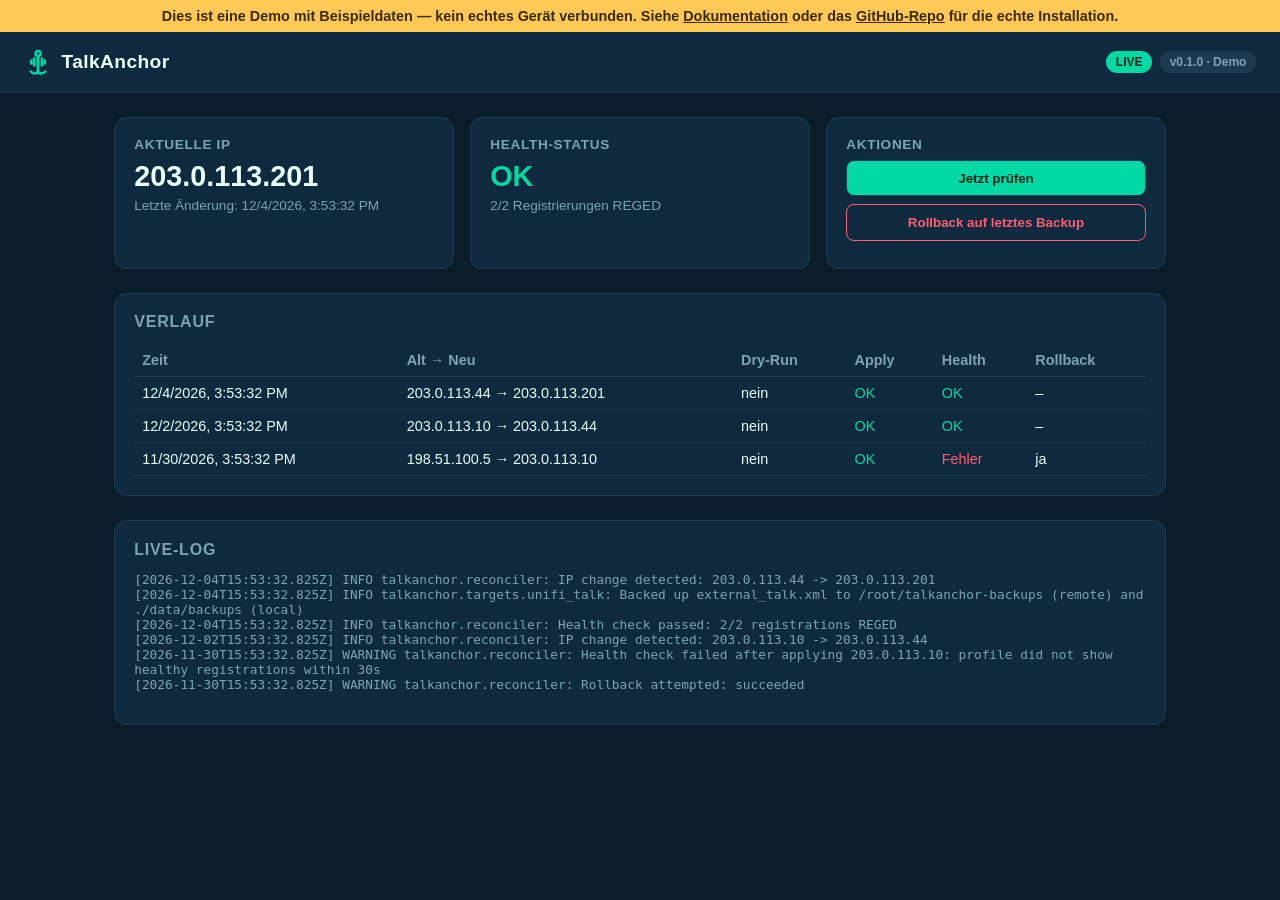
<file: web-demo/index.html>
<!doctype html>
<html lang="de">
<head>
  <meta charset="utf-8" />
  <meta name="viewport" content="width=device-width, initial-scale=1" />
  <title>TalkAnchor Dashboard (Demo)</title>
  <meta name="description" content="TalkAnchor Dashboard-Demo mit Beispieldaten — kein echtes Gerät verbunden." />
  <link rel="stylesheet" href="style.css" />
  <style>
    .demo-banner {
      background: #ffc857;
      color: #3a2a00;
      text-align: center;
      padding: 0.5rem;
      font-weight: 600;
      font-size: 0.9rem;
    }
    .demo-banner a { color: #3a2a00; }
  </style>
</head>
<body>
  <div class="demo-banner">
    Dies ist eine Demo mit Beispieldaten — kein echtes Gerät verbunden. Siehe
    <a href="dokumentation.html">Dokumentation</a> oder das
    <a href="https://github.com/martin141089/UniFi-Talk">GitHub-Repo</a> für die echte Installation.
  </div>
  <header class="topbar">
    <div class="brand">
      <svg width="28" height="28" viewBox="0 0 100 100" aria-hidden="true">
        <g fill="none" stroke="#00D9A3" stroke-width="9" stroke-linecap="round" stroke-linejoin="round">
          <circle cx="50" cy="20" r="9"/>
          <line x1="50" y1="29" x2="50" y2="80"/>
          <path d="M50,80 C50,93 34,95 24,84"/>
          <path d="M50,80 C50,93 66,95 76,84"/>
          <g stroke-width="9.5">
            <line x1="26" y1="45" x2="26" y2="55"/>
            <line x1="36" y1="38" x2="36" y2="62"/>
            <line x1="50" y1="32" x2="50" y2="68"/>
            <line x1="64" y1="38" x2="64" y2="62"/>
            <line x1="74" y1="45" x2="74" y2="55"/>
          </g>
        </g>
      </svg>
      <span>TalkAnchor</span>
    </div>
    <div class="badges">
      <span id="dry-run-badge" class="badge">LIVE</span>
      <span class="badge subtle">v0.1.0 · Demo</span>
    </div>
  </header>

  <main>
    <section class="cards">
      <div class="card">
        <h2>Aktuelle IP</h2>
        <p class="big" id="current-ip">–</p>
        <p class="muted" id="last-change">–</p>
      </div>
      <div class="card">
        <h2>Health-Status</h2>
        <p class="big" id="health-status">–</p>
        <p class="muted" id="health-message">–</p>
      </div>
      <div class="card actions">
        <h2>Aktionen</h2>
        <button id="check-now-btn">Jetzt prüfen</button>
        <button id="rollback-btn" class="danger">Rollback auf letztes Backup</button>
        <p class="muted" id="action-result"></p>
      </div>
    </section>

    <section class="panel">
      <h2>Verlauf</h2>
      <table id="history-table">
        <thead>
          <tr>
            <th>Zeit</th><th>Alt → Neu</th><th>Dry-Run</th><th>Apply</th><th>Health</th><th>Rollback</th>
          </tr>
        </thead>
        <tbody></tbody>
      </table>
    </section>

    <section class="panel">
      <h2>Live-Log</h2>
      <pre id="live-log"></pre>
    </section>
  </main>

  <script src="demo.js"></script>
</body>
</html>
</file>
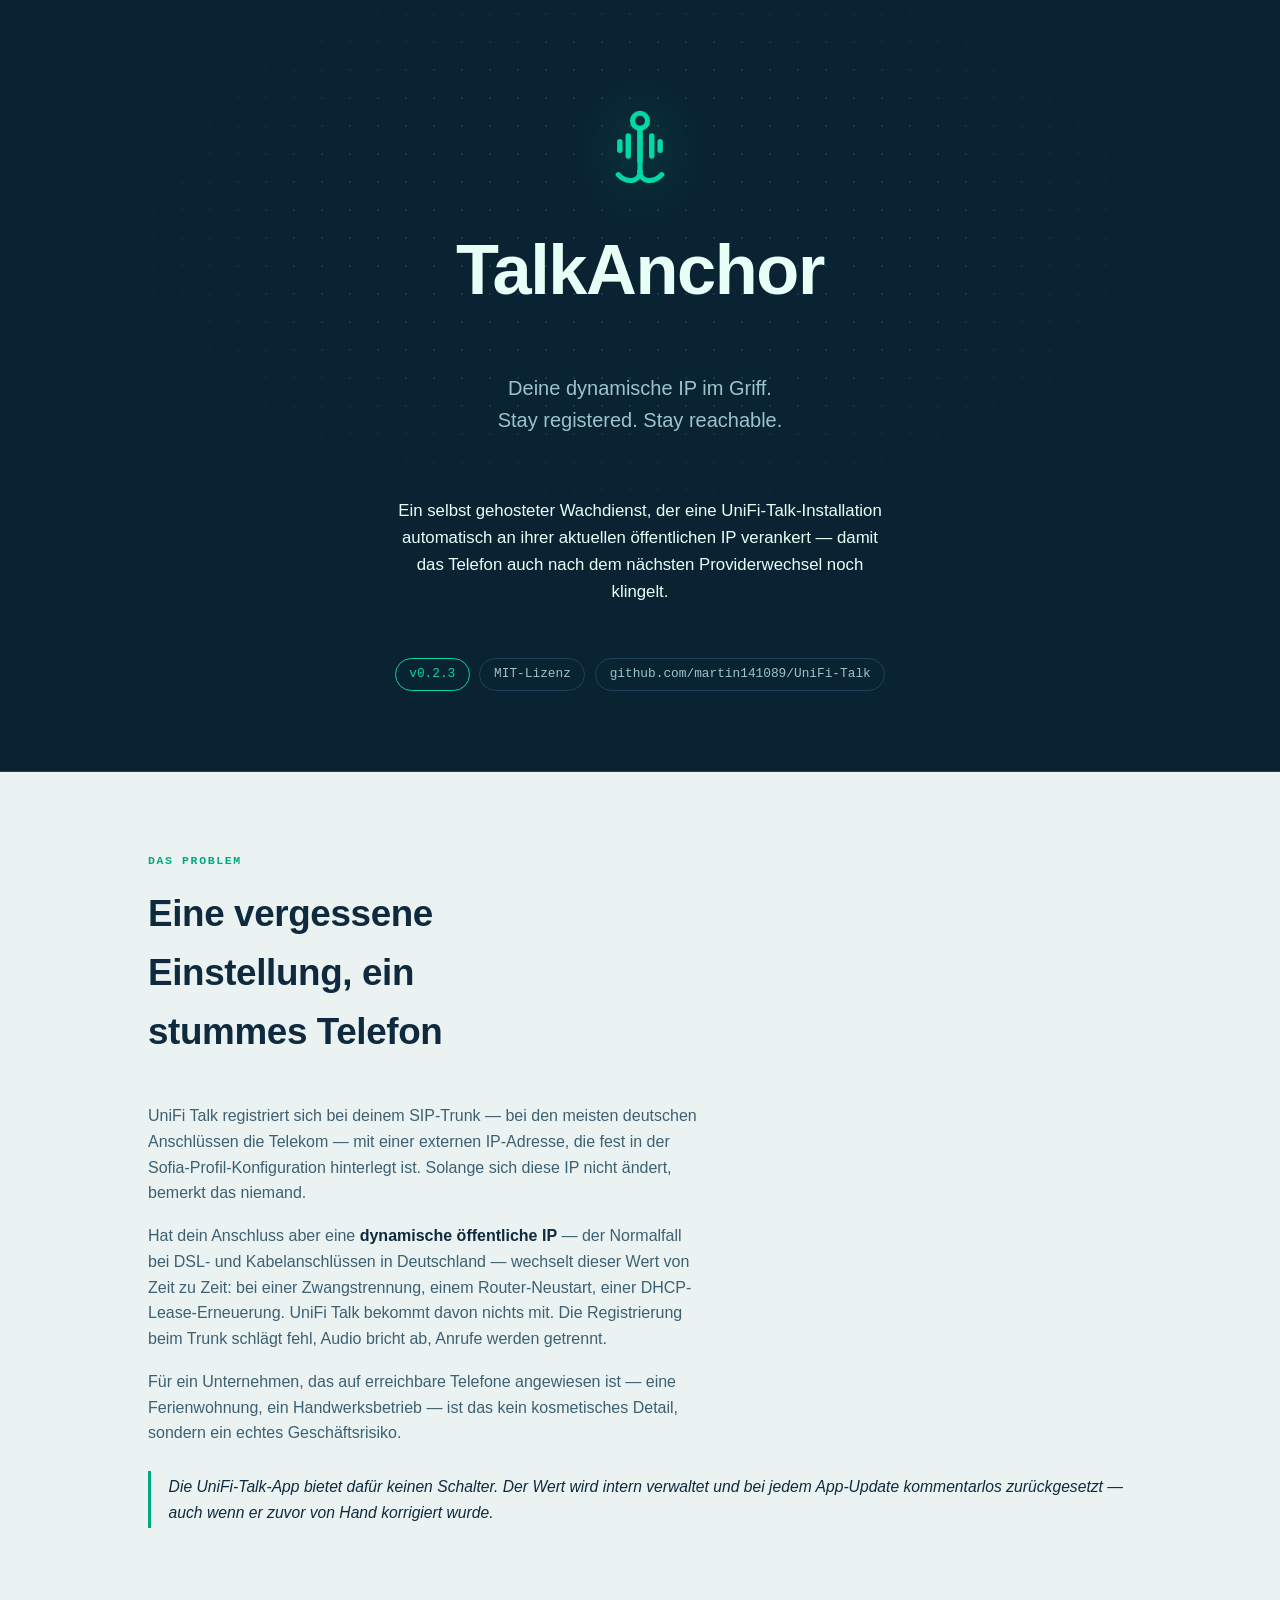
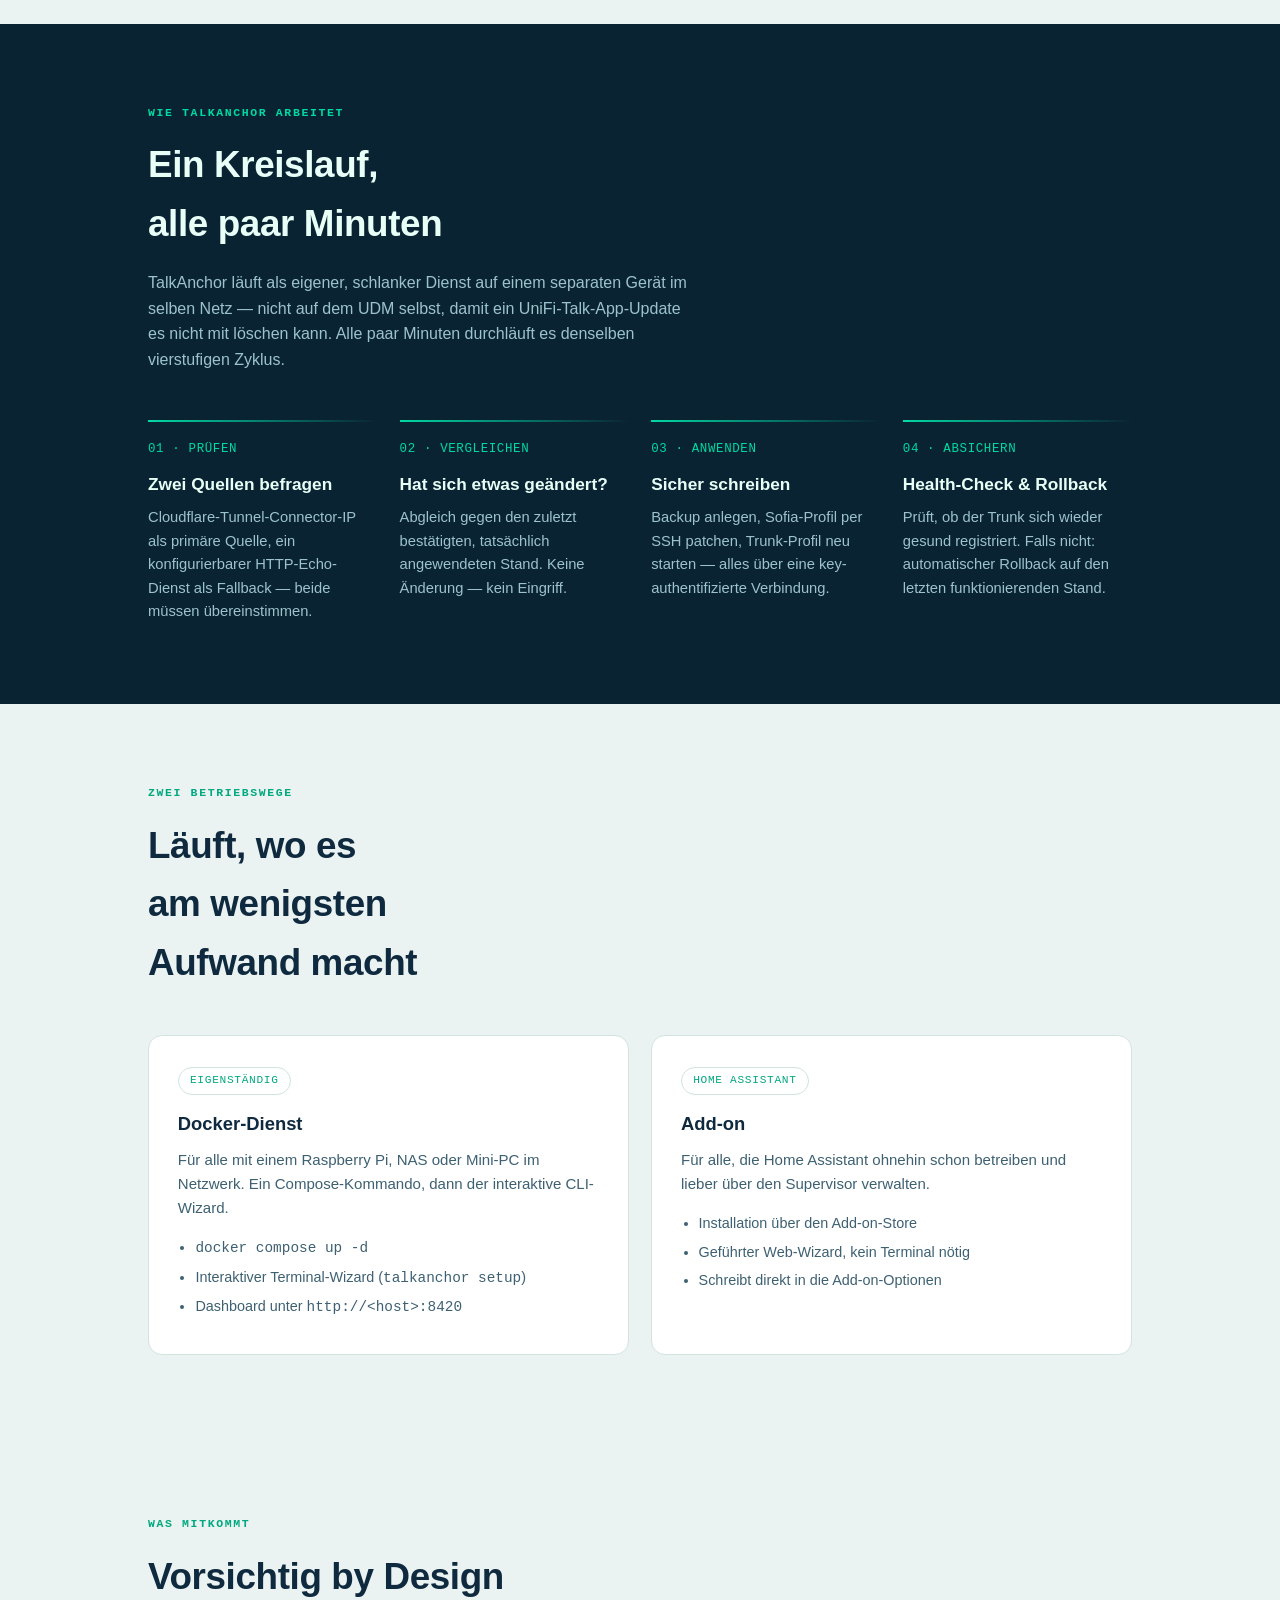
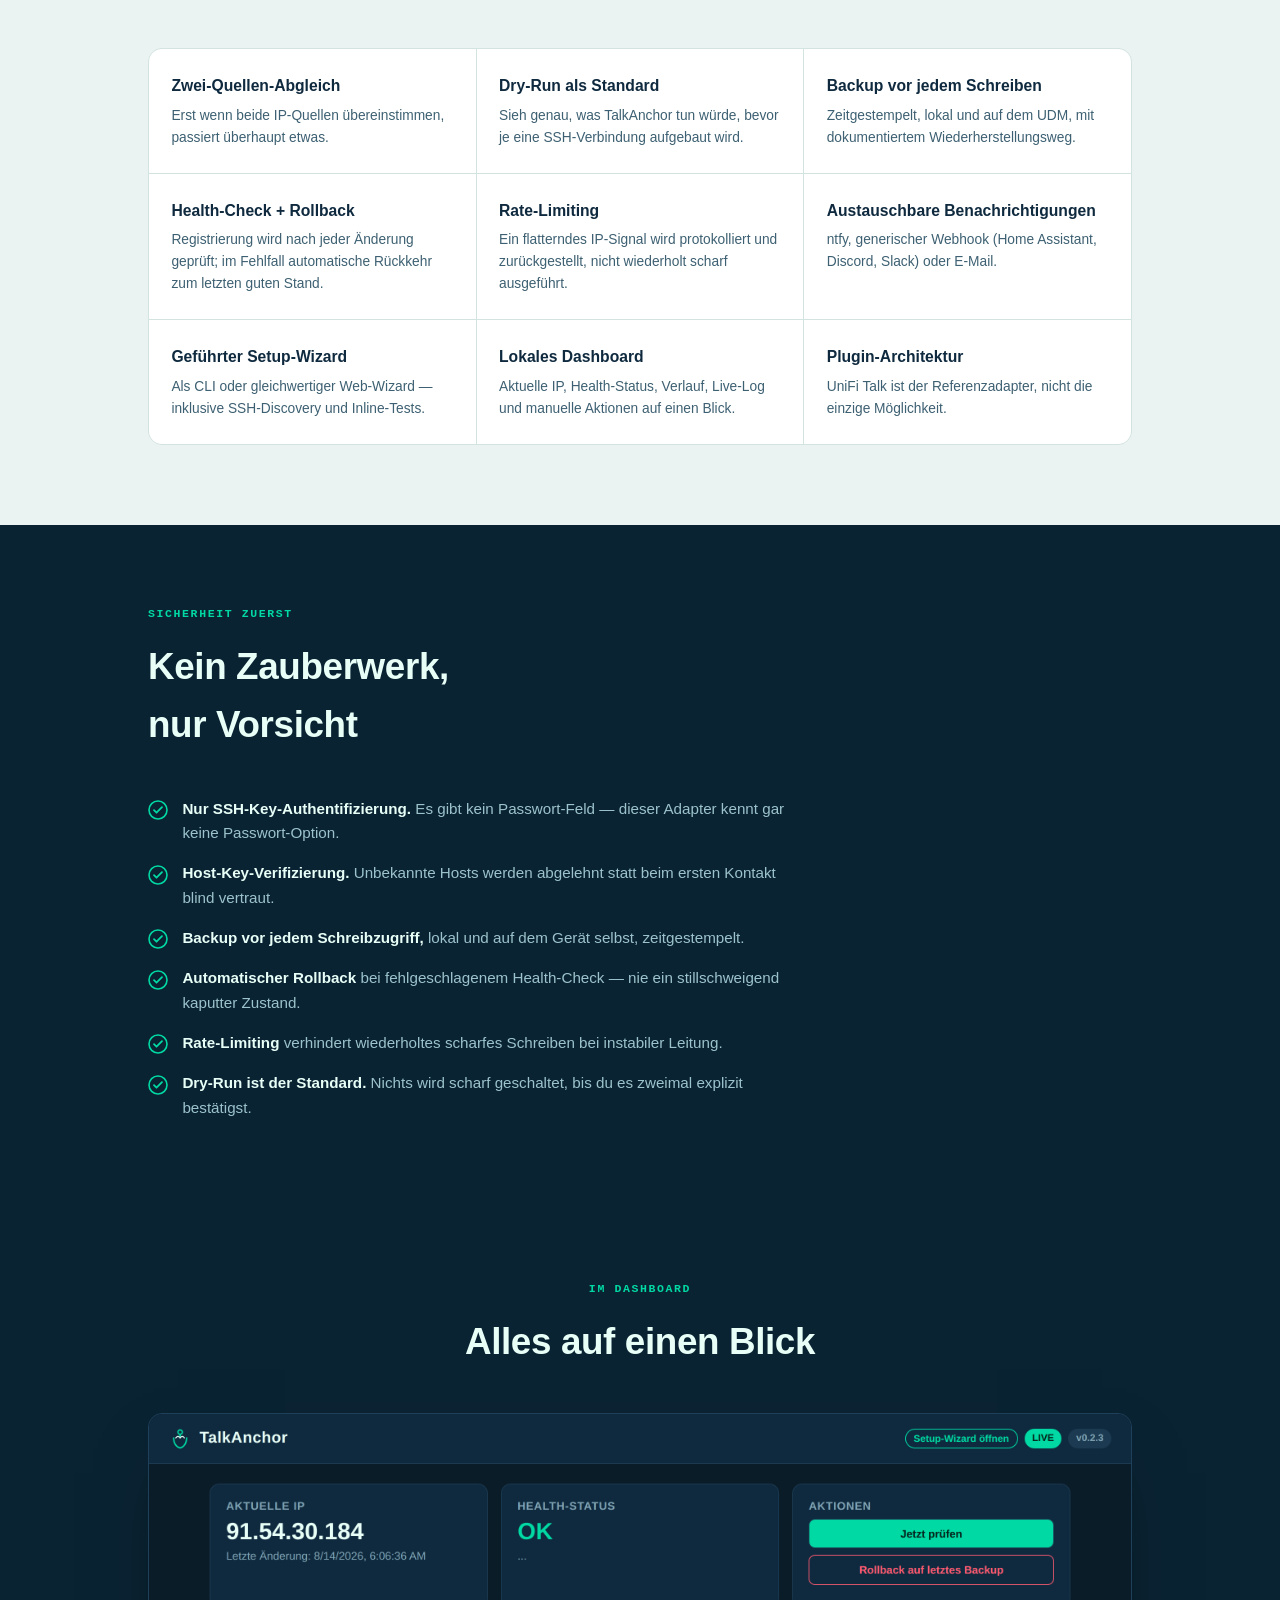
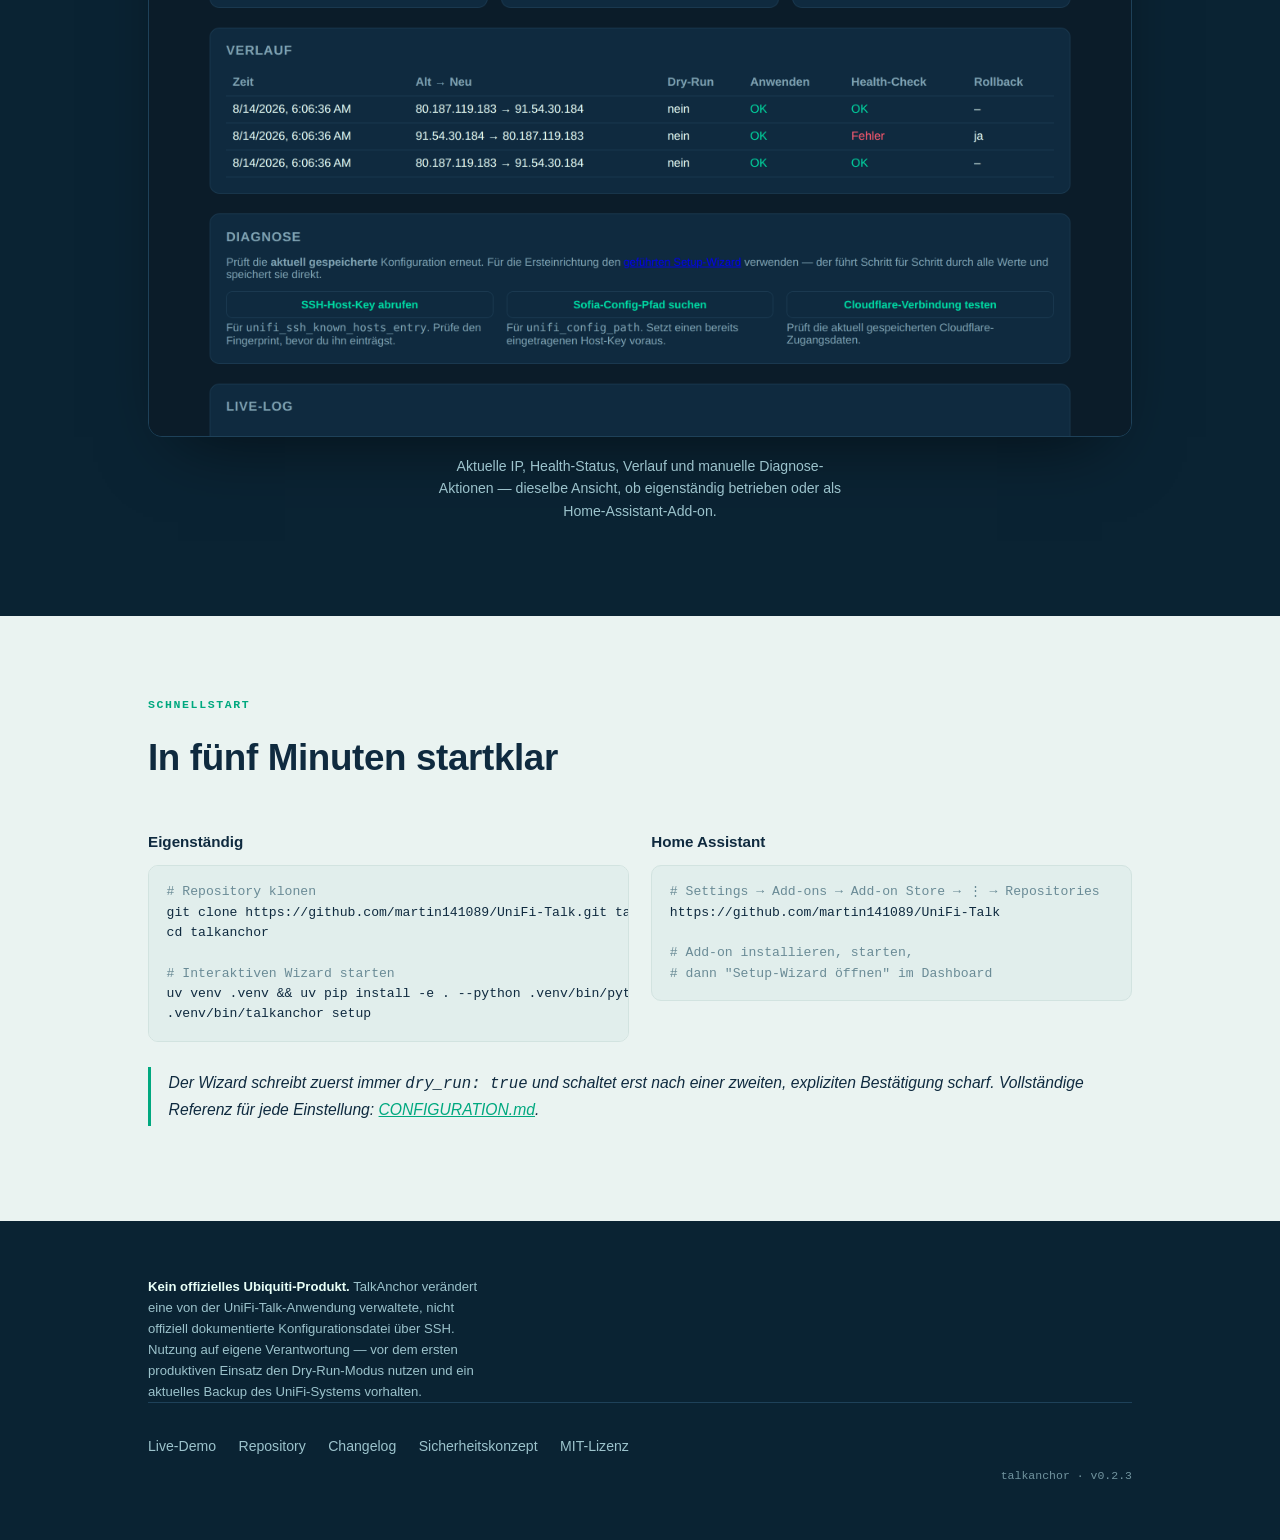
<file: web-demo/dokumentation.html>
<!doctype html>
<html lang="de">
<head>
  <meta charset="utf-8" />
  <meta name="viewport" content="width=device-width, initial-scale=1" />
  <title>TalkAnchor</title>
  <meta name="description" content="Vollständige Dokumentation von TalkAnchor: das Problem, die Funktionsweise, beide Betriebswege, Sicherheitskonzept und Schnellstart in einem Überblick." />
  <link rel="icon" href="data:image/svg+xml,<svg xmlns=%22http://www.w3.org/2000/svg%22 viewBox=%220 0 100 100%22><text y=%22.9em%22 font-size=%2290%22>⚓</text></svg>" />
<style>
  :root {
    --ink: #0F2A3F;
    --ink-soft: #3D6072;
    --ink-faint: #6A8B96;
    --paper: #EAF3F1;
    --surface: #FFFFFF;
    --surface-2: #E1EEEC;
    --line: #D2E3E0;
    --accent: #00A87F;
    --accent-bright: #00A87F;
    --accent-ink: #04241a;
    --amber: #A8720A;
    --coral: #C43852;

    --band-ink: #0F2A3F;
    --band-paper: #0A2333;
    --band-surface: #123049;
    --band-line: #1E4159;
    --band-accent: #00D9A3;
    --band-amber: #FFC857;
    --band-coral: #FF5C72;
    --band-text: #E8FFF7;
    --band-text-soft: #9CC3CC;

    --serif-display: -apple-system, "SF Pro Display", "Segoe UI", "Helvetica Neue", Arial, sans-serif;
    --sans: -apple-system, BlinkMacSystemFont, "Segoe UI", Roboto, Arial, sans-serif;
    --mono: ui-monospace, "SF Mono", "Cascadia Code", Menlo, Consolas, monospace;
  }

  @media (prefers-color-scheme: dark) {
    :root:not([data-theme="light"]) {
      --ink: #E8FFF7;
      --ink-soft: #9FC2C9;
      --ink-faint: #6E8F97;
      --paper: #081722;
      --surface: #0F2A3F;
      --surface-2: #0C2233;
      --line: #1C3B52;
      --accent: #00D9A3;
      --accent-bright: #00D9A3;
      --accent-ink: #04241a;
      --amber: #FFC857;
      --coral: #FF5C72;

      --band-ink: #030d14;
      --band-paper: #030d14;
      --band-surface: #0A1F2E;
      --band-line: #16303f;
      --band-text: #E8FFF7;
      --band-text-soft: #86AAB2;
    }
  }
  :root[data-theme="dark"] {
    --ink: #E8FFF7;
    --ink-soft: #9FC2C9;
    --ink-faint: #6E8F97;
    --paper: #081722;
    --surface: #0F2A3F;
    --surface-2: #0C2233;
    --line: #1C3B52;
    --accent: #00D9A3;
    --accent-bright: #00D9A3;
    --accent-ink: #04241a;
    --amber: #FFC857;
    --coral: #FF5C72;

    --band-ink: #030d14;
    --band-paper: #030d14;
    --band-surface: #0A1F2E;
    --band-line: #16303f;
    --band-text: #E8FFF7;
    --band-text-soft: #86AAB2;
  }

  * { box-sizing: border-box; }
  html { scroll-behavior: smooth; }
  @media (prefers-reduced-motion: reduce) {
    html { scroll-behavior: auto; }
    * { animation-duration: 0.001ms !important; animation-iteration-count: 1 !important; transition-duration: 0.001ms !important; }
  }

  body {
    margin: 0;
    background: var(--paper);
    color: var(--ink);
    font-family: var(--sans);
    line-height: 1.6;
    -webkit-font-smoothing: antialiased;
  }

  a { color: var(--accent); }
  a:focus-visible, button:focus-visible { outline: 2px solid var(--accent); outline-offset: 3px; border-radius: 3px; }

  .eyebrow {
    font-family: var(--mono);
    font-size: 0.72rem;
    letter-spacing: 0.14em;
    text-transform: uppercase;
    color: var(--accent);
    font-weight: 600;
    margin: 0 0 0.9rem;
  }
  .band-section .eyebrow { color: var(--band-accent, var(--accent)); }

  h1, h2, h3 { font-family: var(--serif-display); text-wrap: balance; margin: 0; }

  .wrap { max-width: 1040px; margin: 0 auto; padding: 0 1.75rem; }
  @media (max-width: 640px) { .wrap { padding: 0 1.25rem; } }

  section { padding: 5rem 0; }
  @media (max-width: 640px) { section { padding: 3.4rem 0; } }

  .band-section { background: var(--band-paper); color: var(--band-text); }
  .band-section .muted { color: var(--band-text-soft); }

  /* ---------- Hero ---------- */
  .hero {
    position: relative;
    background: var(--band-paper);
    color: var(--band-text);
    padding: 6.5rem 0 5rem;
    overflow: hidden;
    border-bottom: 1px solid var(--band-line);
  }
  .hero::before {
    content: "";
    position: absolute; inset: 0;
    background-image:
      radial-gradient(circle, rgba(0,217,163,0.16) 1.5px, transparent 1.5px);
    background-size: 28px 28px;
    mask-image: radial-gradient(ellipse 60% 55% at 50% 30%, black 40%, transparent 78%);
    pointer-events: none;
  }
  .hero-inner { position: relative; display: flex; flex-direction: column; align-items: center; text-align: center; gap: 1.6rem; }
  .hero-mark { width: 84px; height: 84px; filter: drop-shadow(0 0 26px rgba(0,217,163,0.35)); }
  .hero-mark .bar { transform-origin: center; animation: pulse 2.6s ease-in-out infinite; }
  .hero-mark .bar:nth-child(1) { animation-delay: 0s; }
  .hero-mark .bar:nth-child(2) { animation-delay: 0.15s; }
  .hero-mark .bar:nth-child(3) { animation-delay: 0.3s; }
  .hero-mark .bar:nth-child(4) { animation-delay: 0.15s; }
  .hero-mark .bar:nth-child(5) { animation-delay: 0s; }
  @keyframes pulse { 0%, 100% { transform: scaleY(1); opacity: 0.85; } 50% { transform: scaleY(1.35); opacity: 1; } }

  .hero h1 { font-size: clamp(2.6rem, 7vw, 4.4rem); font-weight: 800; letter-spacing: -0.02em; }
  .hero .tagline { font-size: clamp(1.05rem, 2.6vw, 1.25rem); color: var(--band-text-soft); max-width: 40ch; }
  .hero .lead { max-width: 54ch; font-size: 1.05rem; color: var(--band-text); }
  .hero-meta {
    display: flex; flex-wrap: wrap; justify-content: center; gap: 0.6rem;
    font-family: var(--mono); font-size: 0.8rem; margin-top: 0.6rem;
  }
  .chip {
    border: 1px solid var(--band-line); border-radius: 999px; padding: 0.35rem 0.85rem;
    color: var(--band-text-soft);
  }
  .chip.accent { border-color: var(--band-accent); color: var(--band-accent); }
  .chip a { color: inherit; text-decoration: none; }

  /* ---------- Prose ---------- */
  .prose { max-width: 62ch; }
  .prose p { margin: 0 0 1.1rem; color: var(--ink-soft); }
  .band-section .prose p { color: var(--band-text-soft); }
  .prose p:last-child { margin-bottom: 0; }
  .prose strong { color: var(--ink); font-weight: 650; }
  .band-section .prose strong { color: var(--band-text); }

  .section-head { margin-bottom: 2.6rem; }
  .section-head h2 { font-size: clamp(1.7rem, 3.6vw, 2.3rem); font-weight: 750; letter-spacing: -0.01em; max-width: 22ch; }

  .callout {
    margin-top: 1.6rem;
    border-left: 3px solid var(--accent);
    padding: 0.2rem 0 0.2rem 1.1rem;
    font-size: 0.98rem;
    color: var(--ink);
    font-style: italic;
  }
  .band-section .callout { border-left-color: var(--band-accent); color: var(--band-text); }

  /* ---------- Flow ---------- */
  .flow { display: grid; grid-template-columns: repeat(4, 1fr); gap: 1.4rem; counter-reset: step; }
  @media (max-width: 800px) { .flow { grid-template-columns: 1fr; } }
  .flow-step { position: relative; padding-top: 0.4rem; }
  .flow-step .num {
    font-family: var(--mono); font-size: 0.78rem; color: var(--band-accent);
    display: block; margin-bottom: 0.7rem; letter-spacing: 0.05em;
  }
  .flow-step h3 { font-size: 1.08rem; font-weight: 700; margin-bottom: 0.45rem; color: var(--band-text); }
  .flow-step p { margin: 0; font-size: 0.92rem; color: var(--band-text-soft); }
  .flow-rail { height: 2px; background: linear-gradient(90deg, var(--band-accent), transparent); margin-bottom: 1.1rem; }
  @media (max-width: 800px) { .flow-rail { background: linear-gradient(180deg, var(--band-accent), transparent); width: 2px; height: 28px; margin: 0 0 0.9rem; } }

  /* ---------- Path cards ---------- */
  .paths { display: grid; grid-template-columns: 1fr 1fr; gap: 1.4rem; }
  @media (max-width: 720px) { .paths { grid-template-columns: 1fr; } }
  .path-card {
    background: var(--surface); border: 1px solid var(--line); border-radius: 14px; padding: 1.8rem;
  }
  .path-card h3 { font-size: 1.15rem; font-weight: 700; margin-bottom: 0.6rem; }
  .path-card p { color: var(--ink-soft); font-size: 0.94rem; margin: 0 0 1rem; }
  .path-card ul { margin: 0; padding-left: 1.1rem; color: var(--ink-soft); font-size: 0.9rem; }
  .path-card li { margin-bottom: 0.35rem; }
  .path-card .tag {
    display: inline-block; font-family: var(--mono); font-size: 0.7rem; letter-spacing: 0.06em;
    text-transform: uppercase; color: var(--accent); border: 1px solid var(--line); border-radius: 999px;
    padding: 0.25rem 0.7rem; margin-bottom: 0.9rem;
  }

  /* ---------- Feature grid ---------- */
  .features { display: grid; grid-template-columns: repeat(3, 1fr); gap: 1px; background: var(--line); border: 1px solid var(--line); border-radius: 14px; overflow: hidden; }
  @media (max-width: 780px) { .features { grid-template-columns: repeat(2, 1fr); } }
  @media (max-width: 520px) { .features { grid-template-columns: 1fr; } }
  .feature { background: var(--surface); padding: 1.5rem 1.4rem; }
  .feature h3 { font-size: 0.98rem; font-weight: 700; margin-bottom: 0.4rem; }
  .feature p { margin: 0; font-size: 0.86rem; color: var(--ink-soft); }

  /* ---------- Checklist ---------- */
  .checklist { display: grid; gap: 1rem; max-width: 640px; }
  .check-item { display: flex; gap: 0.9rem; align-items: flex-start; }
  .check-item svg { flex: none; margin-top: 0.2rem; }
  .check-item p { margin: 0; color: var(--band-text-soft); font-size: 0.95rem; }
  .check-item strong { color: var(--band-text); }

  /* ---------- Screenshot ---------- */
  .shot-frame {
    border-radius: 14px; overflow: hidden; border: 1px solid var(--band-line);
    box-shadow: 0 30px 70px -30px rgba(0,0,0,0.6);
  }
  .shot-frame img { display: block; width: 100%; height: auto; }
  .shot-caption { margin-top: 1.1rem; font-size: 0.88rem; color: var(--band-text-soft); text-align: center; max-width: 52ch; margin-left: auto; margin-right: auto; }

  /* ---------- Code ---------- */
  .code-grid { display: grid; grid-template-columns: 1fr 1fr; gap: 1.4rem; }
  @media (max-width: 720px) { .code-grid { grid-template-columns: 1fr; } }
  .code-card { min-width: 0; }
  .code-card h3 { font-size: 0.95rem; font-weight: 700; margin-bottom: 0.7rem; }
  pre {
    margin: 0; background: var(--surface-2); border: 1px solid var(--line); border-radius: 10px;
    padding: 1rem 1.1rem; overflow-x: auto; font-family: var(--mono); font-size: 0.82rem; line-height: 1.55;
    color: var(--ink);
  }
  .band-section pre { background: var(--band-surface); border-color: var(--band-line); color: var(--band-text); }
  pre .c { color: var(--ink-faint); }
  .band-section pre .c { color: var(--band-text-soft); }

  /* ---------- Footer ---------- */
  .footer { padding: 3.4rem 0 3.8rem; }
  .footer-grid { display: flex; flex-wrap: wrap; justify-content: space-between; gap: 1.6rem; align-items: flex-start; border-top: 1px solid var(--band-line); padding-top: 2rem; }
  .footer-links { display: flex; gap: 1.4rem; flex-wrap: wrap; font-size: 0.88rem; }
  .footer-links a { color: var(--band-text-soft); text-decoration: none; }
  .footer-links a:hover { color: var(--band-accent); }
  .disclaimer { max-width: 46ch; font-size: 0.82rem; color: var(--band-text-soft); }
  .disclaimer strong { color: var(--band-text); }
  .fineprint { font-family: var(--mono); font-size: 0.72rem; color: var(--band-text-soft); opacity: 0.7; margin-top: 2rem; }

  table.cfg { width: 100%; border-collapse: collapse; font-size: 0.86rem; margin-top: 0.5rem; }
  table.cfg th, table.cfg td { text-align: left; padding: 0.55rem 0.7rem; border-bottom: 1px solid var(--line); vertical-align: top; }
  table.cfg th { font-family: var(--mono); font-size: 0.72rem; text-transform: uppercase; letter-spacing: 0.05em; color: var(--ink-faint); font-weight: 600; }
  table.cfg td.key { font-family: var(--mono); font-size: 0.82rem; white-space: nowrap; color: var(--accent); }
  .table-scroll { overflow-x: auto; }
</style>
</head>
<body>
<!-- ===================== HERO ===================== -->
<header class="hero">
  <div class="wrap hero-inner">
    <svg class="hero-mark" viewBox="0 0 100 100" role="img" aria-label="TalkAnchor Symbol">
      <circle cx="50" cy="20" r="9" fill="none" stroke="#00D9A3" stroke-width="6" stroke-linecap="round"/>
      <line x1="50" y1="29" x2="50" y2="80" stroke="#00D9A3" stroke-width="6" stroke-linecap="round"/>
      <path d="M50,80 C50,93 34,95 24,84" fill="none" stroke="#00D9A3" stroke-width="6" stroke-linecap="round" stroke-linejoin="round"/>
      <path d="M50,80 C50,93 66,95 76,84" fill="none" stroke="#00D9A3" stroke-width="6" stroke-linecap="round" stroke-linejoin="round"/>
      <g stroke="#00D9A3" stroke-width="6.5" stroke-linecap="round">
        <line class="bar" x1="26" y1="45" x2="26" y2="55"/>
        <line class="bar" x1="36" y1="38" x2="36" y2="62"/>
        <line class="bar" x1="50" y1="32" x2="50" y2="68"/>
        <line class="bar" x1="64" y1="38" x2="64" y2="62"/>
        <line class="bar" x1="74" y1="45" x2="74" y2="55"/>
      </g>
    </svg>
    <h1>TalkAnchor</h1>
    <p class="tagline">Deine dynamische IP im Griff.<br>Stay registered. Stay reachable.</p>
    <p class="lead">Ein selbst gehosteter Wachdienst, der eine UniFi-Talk-Installation automatisch an ihrer aktuellen öffentlichen IP verankert — damit das Telefon auch nach dem nächsten Providerwechsel noch klingelt.</p>
    <div class="hero-meta">
      <span class="chip accent">v0.2.3</span>
      <span class="chip">MIT-Lizenz</span>
      <span class="chip"><a href="https://github.com/martin141089/UniFi-Talk" target="_blank" rel="noopener">github.com/martin141089/UniFi-Talk</a></span>
    </div>
  </div>
</header>

<!-- ===================== PROBLEM ===================== -->
<section>
  <div class="wrap">
    <div class="section-head">
      <p class="eyebrow">Das Problem</p>
      <h2>Eine vergessene Einstellung, ein stummes Telefon</h2>
    </div>
    <div class="prose">
      <p>UniFi Talk registriert sich bei deinem SIP-Trunk — bei den meisten deutschen Anschlüssen die Telekom — mit einer externen IP-Adresse, die fest in der Sofia-Profil-Konfiguration hinterlegt ist. Solange sich diese IP nicht ändert, bemerkt das niemand.</p>
      <p>Hat dein Anschluss aber eine <strong>dynamische öffentliche IP</strong> — der Normalfall bei DSL- und Kabelanschlüssen in Deutschland — wechselt dieser Wert von Zeit zu Zeit: bei einer Zwangstrennung, einem Router-Neustart, einer DHCP-Lease-Erneuerung. UniFi Talk bekommt davon nichts mit. Die Registrierung beim Trunk schlägt fehl, Audio bricht ab, Anrufe werden getrennt.</p>
      <p>Für ein Unternehmen, das auf erreichbare Telefone angewiesen ist — eine Ferienwohnung, ein Handwerksbetrieb — ist das kein kosmetisches Detail, sondern ein echtes Geschäftsrisiko.</p>
    </div>
    <p class="callout">Die UniFi-Talk-App bietet dafür keinen Schalter. Der Wert wird intern verwaltet und bei jedem App-Update kommentarlos zurückgesetzt — auch wenn er zuvor von Hand korrigiert wurde.</p>
  </div>
</section>

<!-- ===================== HOW IT WORKS ===================== -->
<section class="band-section">
  <div class="wrap">
    <div class="section-head">
      <p class="eyebrow">Wie TalkAnchor arbeitet</p>
      <h2>Ein Kreislauf, alle paar Minuten</h2>
      <div class="prose" style="margin-top:1rem;">
        <p>TalkAnchor läuft als eigener, schlanker Dienst auf einem separaten Gerät im selben Netz — nicht auf dem UDM selbst, damit ein UniFi-Talk-App-Update es nicht mit löschen kann. Alle paar Minuten durchläuft es denselben vierstufigen Zyklus.</p>
      </div>
    </div>
    <div class="flow">
      <div class="flow-step">
        <div class="flow-rail"></div>
        <span class="num">01 · PRÜFEN</span>
        <h3>Zwei Quellen befragen</h3>
        <p>Cloudflare-Tunnel-Connector-IP als primäre Quelle, ein konfigurierbarer HTTP-Echo-Dienst als Fallback — beide müssen übereinstimmen.</p>
      </div>
      <div class="flow-step">
        <div class="flow-rail"></div>
        <span class="num">02 · VERGLEICHEN</span>
        <h3>Hat sich etwas geändert?</h3>
        <p>Abgleich gegen den zuletzt bestätigten, tatsächlich angewendeten Stand. Keine Änderung — kein Eingriff.</p>
      </div>
      <div class="flow-step">
        <div class="flow-rail"></div>
        <span class="num">03 · ANWENDEN</span>
        <h3>Sicher schreiben</h3>
        <p>Backup anlegen, Sofia-Profil per SSH patchen, Trunk-Profil neu starten — alles über eine key-authentifizierte Verbindung.</p>
      </div>
      <div class="flow-step">
        <div class="flow-rail"></div>
        <span class="num">04 · ABSICHERN</span>
        <h3>Health-Check &amp; Rollback</h3>
        <p>Prüft, ob der Trunk sich wieder gesund registriert. Falls nicht: automatischer Rollback auf den letzten funktionierenden Stand.</p>
      </div>
    </div>
  </div>
</section>

<!-- ===================== TWO PATHS ===================== -->
<section>
  <div class="wrap">
    <div class="section-head">
      <p class="eyebrow">Zwei Betriebswege</p>
      <h2>Läuft, wo es am wenigsten Aufwand macht</h2>
    </div>
    <div class="paths">
      <div class="path-card">
        <span class="tag">Eigenständig</span>
        <h3>Docker-Dienst</h3>
        <p>Für alle mit einem Raspberry Pi, NAS oder Mini-PC im Netzwerk. Ein Compose-Kommando, dann der interaktive CLI-Wizard.</p>
        <ul>
          <li><code>docker compose up -d</code></li>
          <li>Interaktiver Terminal-Wizard (<code>talkanchor setup</code>)</li>
          <li>Dashboard unter <code>http://&lt;host&gt;:8420</code></li>
        </ul>
      </div>
      <div class="path-card">
        <span class="tag">Home Assistant</span>
        <h3>Add-on</h3>
        <p>Für alle, die Home Assistant ohnehin schon betreiben und lieber über den Supervisor verwalten.</p>
        <ul>
          <li>Installation über den Add-on-Store</li>
          <li>Geführter Web-Wizard, kein Terminal nötig</li>
          <li>Schreibt direkt in die Add-on-Optionen</li>
        </ul>
      </div>
    </div>
  </div>
</section>

<!-- ===================== FEATURES ===================== -->
<section>
  <div class="wrap">
    <div class="section-head">
      <p class="eyebrow">Was mitkommt</p>
      <h2>Vorsichtig by Design</h2>
    </div>
    <div class="features">
      <div class="feature"><h3>Zwei-Quellen-Abgleich</h3><p>Erst wenn beide IP-Quellen übereinstimmen, passiert überhaupt etwas.</p></div>
      <div class="feature"><h3>Dry-Run als Standard</h3><p>Sieh genau, was TalkAnchor tun würde, bevor je eine SSH-Verbindung aufgebaut wird.</p></div>
      <div class="feature"><h3>Backup vor jedem Schreiben</h3><p>Zeitgestempelt, lokal und auf dem UDM, mit dokumentiertem Wiederherstellungsweg.</p></div>
      <div class="feature"><h3>Health-Check + Rollback</h3><p>Registrierung wird nach jeder Änderung geprüft; im Fehlfall automatische Rückkehr zum letzten guten Stand.</p></div>
      <div class="feature"><h3>Rate-Limiting</h3><p>Ein flatterndes IP-Signal wird protokolliert und zurückgestellt, nicht wiederholt scharf ausgeführt.</p></div>
      <div class="feature"><h3>Austauschbare Benachrichtigungen</h3><p>ntfy, generischer Webhook (Home Assistant, Discord, Slack) oder E-Mail.</p></div>
      <div class="feature"><h3>Geführter Setup-Wizard</h3><p>Als CLI oder gleichwertiger Web-Wizard — inklusive SSH-Discovery und Inline-Tests.</p></div>
      <div class="feature"><h3>Lokales Dashboard</h3><p>Aktuelle IP, Health-Status, Verlauf, Live-Log und manuelle Aktionen auf einen Blick.</p></div>
      <div class="feature"><h3>Plugin-Architektur</h3><p>UniFi Talk ist der Referenzadapter, nicht die einzige Möglichkeit.</p></div>
    </div>
  </div>
</section>

<!-- ===================== SECURITY ===================== -->
<section class="band-section">
  <div class="wrap">
    <div class="section-head">
      <p class="eyebrow">Sicherheit zuerst</p>
      <h2>Kein Zauberwerk, nur Vorsicht</h2>
    </div>
    <div class="checklist">
      <div class="check-item">
        <svg width="20" height="20" viewBox="0 0 20 20" fill="none"><circle cx="10" cy="10" r="9" stroke="#00D9A3" stroke-width="1.6"/><path d="M6 10.2l2.5 2.5L14 7.2" stroke="#00D9A3" stroke-width="1.8" stroke-linecap="round" stroke-linejoin="round"/></svg>
        <p><strong>Nur SSH-Key-Authentifizierung.</strong> Es gibt kein Passwort-Feld — dieser Adapter kennt gar keine Passwort-Option.</p>
      </div>
      <div class="check-item">
        <svg width="20" height="20" viewBox="0 0 20 20" fill="none"><circle cx="10" cy="10" r="9" stroke="#00D9A3" stroke-width="1.6"/><path d="M6 10.2l2.5 2.5L14 7.2" stroke="#00D9A3" stroke-width="1.8" stroke-linecap="round" stroke-linejoin="round"/></svg>
        <p><strong>Host-Key-Verifizierung.</strong> Unbekannte Hosts werden abgelehnt statt beim ersten Kontakt blind vertraut.</p>
      </div>
      <div class="check-item">
        <svg width="20" height="20" viewBox="0 0 20 20" fill="none"><circle cx="10" cy="10" r="9" stroke="#00D9A3" stroke-width="1.6"/><path d="M6 10.2l2.5 2.5L14 7.2" stroke="#00D9A3" stroke-width="1.8" stroke-linecap="round" stroke-linejoin="round"/></svg>
        <p><strong>Backup vor jedem Schreibzugriff,</strong> lokal und auf dem Gerät selbst, zeitgestempelt.</p>
      </div>
      <div class="check-item">
        <svg width="20" height="20" viewBox="0 0 20 20" fill="none"><circle cx="10" cy="10" r="9" stroke="#00D9A3" stroke-width="1.6"/><path d="M6 10.2l2.5 2.5L14 7.2" stroke="#00D9A3" stroke-width="1.8" stroke-linecap="round" stroke-linejoin="round"/></svg>
        <p><strong>Automatischer Rollback</strong> bei fehlgeschlagenem Health-Check — nie ein stillschweigend kaputter Zustand.</p>
      </div>
      <div class="check-item">
        <svg width="20" height="20" viewBox="0 0 20 20" fill="none"><circle cx="10" cy="10" r="9" stroke="#00D9A3" stroke-width="1.6"/><path d="M6 10.2l2.5 2.5L14 7.2" stroke="#00D9A3" stroke-width="1.8" stroke-linecap="round" stroke-linejoin="round"/></svg>
        <p><strong>Rate-Limiting</strong> verhindert wiederholtes scharfes Schreiben bei instabiler Leitung.</p>
      </div>
      <div class="check-item">
        <svg width="20" height="20" viewBox="0 0 20 20" fill="none"><circle cx="10" cy="10" r="9" stroke="#00D9A3" stroke-width="1.6"/><path d="M6 10.2l2.5 2.5L14 7.2" stroke="#00D9A3" stroke-width="1.8" stroke-linecap="round" stroke-linejoin="round"/></svg>
        <p><strong>Dry-Run ist der Standard.</strong> Nichts wird scharf geschaltet, bis du es zweimal explizit bestätigst.</p>
      </div>
    </div>
  </div>
</section>

<!-- ===================== SCREENSHOT ===================== -->
<section class="band-section">
  <div class="wrap">
    <div class="section-head" style="text-align:center; max-width: 100%;">
      <p class="eyebrow" style="text-align:center;">Im Dashboard</p>
      <h2 style="max-width: none;">Alles auf einen Blick</h2>
    </div>
    <div class="shot-frame">
      <img src="[data-uri]" alt="TalkAnchor-Dashboard: aktuelle IP, Health-Status, Verlauf und Diagnose-Aktionen" loading="lazy" />
    </div>
    <p class="shot-caption">Aktuelle IP, Health-Status, Verlauf und manuelle Diagnose-Aktionen — dieselbe Ansicht, ob eigenständig betrieben oder als Home-Assistant-Add-on.</p>
  </div>
</section>

<!-- ===================== QUICKSTART ===================== -->
<section>
  <div class="wrap">
    <div class="section-head">
      <p class="eyebrow">Schnellstart</p>
      <h2>In fünf Minuten startklar</h2>
    </div>
    <div class="code-grid">
      <div class="code-card">
        <h3>Eigenständig</h3>
        <pre><span class="c"># Repository klonen</span>
git clone https://github.com/martin141089/UniFi-Talk.git talkanchor
cd talkanchor

<span class="c"># Interaktiven Wizard starten</span>
uv venv .venv &amp;&amp; uv pip install -e . --python .venv/bin/python
.venv/bin/talkanchor setup</pre>
      </div>
      <div class="code-card">
        <h3>Home Assistant</h3>
        <pre><span class="c"># Settings → Add-ons → Add-on Store → ⋮ → Repositories</span>
https://github.com/martin141089/UniFi-Talk

<span class="c"># Add-on installieren, starten,</span>
<span class="c"># dann "Setup-Wizard öffnen" im Dashboard</span></pre>
      </div>
    </div>
    <p class="callout">Der Wizard schreibt zuerst immer <code>dry_run: true</code> und schaltet erst nach einer zweiten, expliziten Bestätigung scharf. Vollständige Referenz für jede Einstellung: <a href="https://github.com/martin141089/UniFi-Talk/blob/main/CONFIGURATION.md" target="_blank" rel="noopener">CONFIGURATION.md</a>.</p>
  </div>
</section>

<!-- ===================== FOOTER ===================== -->
<footer class="band-section footer">
  <div class="wrap">
    <div class="disclaimer">
      <strong>Kein offizielles Ubiquiti-Produkt.</strong> TalkAnchor verändert eine von der UniFi-Talk-Anwendung verwaltete, nicht offiziell dokumentierte Konfigurationsdatei über SSH. Nutzung auf eigene Verantwortung — vor dem ersten produktiven Einsatz den Dry-Run-Modus nutzen und ein aktuelles Backup des UniFi-Systems vorhalten.
    </div>
    <div class="footer-grid">
      <div class="footer-links">
        <a href="index.html">Live-Demo</a>
        <a href="https://github.com/martin141089/UniFi-Talk" target="_blank" rel="noopener">Repository</a>
        <a href="https://github.com/martin141089/UniFi-Talk/blob/main/CHANGELOG.md" target="_blank" rel="noopener">Changelog</a>
        <a href="https://github.com/martin141089/UniFi-Talk/blob/main/SECURITY.md" target="_blank" rel="noopener">Sicherheitskonzept</a>
        <a href="https://github.com/martin141089/UniFi-Talk/blob/main/LICENSE" target="_blank" rel="noopener">MIT-Lizenz</a>
      </div>
      <div class="fineprint">talkanchor · v0.2.3</div>
    </div>
  </div>
</footer>
</body>
</html>
</file>
<file: web-demo/style.css>
:root {
  --bg: #0b1c29;
  --bg-elevated: #0f2a3f;
  --border: #1c3b52;
  --text: #e8fff7;
  --muted: #7fa3b3;
  --accent: #00d9a3;
  --danger: #ff5c72;
  --warning: #ffc857;
}

* { box-sizing: border-box; }

body {
  margin: 0;
  background: var(--bg);
  color: var(--text);
  font-family: -apple-system, BlinkMacSystemFont, "Segoe UI", Roboto, sans-serif;
}

.topbar {
  display: flex;
  justify-content: space-between;
  align-items: center;
  padding: 1rem 1.5rem;
  background: var(--bg-elevated);
  border-bottom: 1px solid var(--border);
}

.brand {
  display: flex;
  align-items: center;
  gap: 0.6rem;
  font-weight: 700;
  font-size: 1.2rem;
  letter-spacing: 0.02em;
}

.badges { display: flex; gap: 0.5rem; }

.badge {
  padding: 0.25rem 0.6rem;
  border-radius: 999px;
  font-size: 0.75rem;
  background: var(--accent);
  color: #04241a;
  font-weight: 600;
}
.badge.subtle { background: var(--border); color: var(--muted); }
.badge.warn { background: var(--warning); color: #3a2a00; }

main { padding: 1.5rem; max-width: 1100px; margin: 0 auto; }

.cards {
  display: grid;
  grid-template-columns: repeat(auto-fit, minmax(220px, 1fr));
  gap: 1rem;
  margin-bottom: 1.5rem;
}

.card {
  background: var(--bg-elevated);
  border: 1px solid var(--border);
  border-radius: 12px;
  padding: 1.2rem;
}

.card h2 { margin: 0 0 0.5rem; font-size: 0.85rem; text-transform: uppercase; color: var(--muted); letter-spacing: 0.05em; }
.big { font-size: 1.8rem; font-weight: 700; margin: 0; }
.muted { color: var(--muted); font-size: 0.85rem; margin: 0.3rem 0 0; }

.actions button {
  display: block;
  width: 100%;
  margin-bottom: 0.5rem;
  padding: 0.6rem;
  border-radius: 8px;
  border: 1px solid var(--border);
  background: var(--accent);
  color: #04241a;
  font-weight: 600;
  cursor: pointer;
}
.actions button.danger { background: transparent; color: var(--danger); border-color: var(--danger); }
.actions button:hover { filter: brightness(1.1); }

.panel {
  background: var(--bg-elevated);
  border: 1px solid var(--border);
  border-radius: 12px;
  padding: 1.2rem;
  margin-bottom: 1.5rem;
}
.panel h2 { margin-top: 0; font-size: 1rem; color: var(--muted); text-transform: uppercase; letter-spacing: 0.05em; }

table { width: 100%; border-collapse: collapse; font-size: 0.9rem; }
th, td { text-align: left; padding: 0.5rem; border-bottom: 1px solid var(--border); }
th { color: var(--muted); font-weight: 600; }

#live-log {
  max-height: 300px;
  overflow-y: auto;
  font-family: ui-monospace, SFMono-Regular, Menlo, monospace;
  font-size: 0.8rem;
  color: var(--muted);
  white-space: pre-wrap;
}

.ok { color: var(--accent); }
.bad { color: var(--danger); }
</file>
